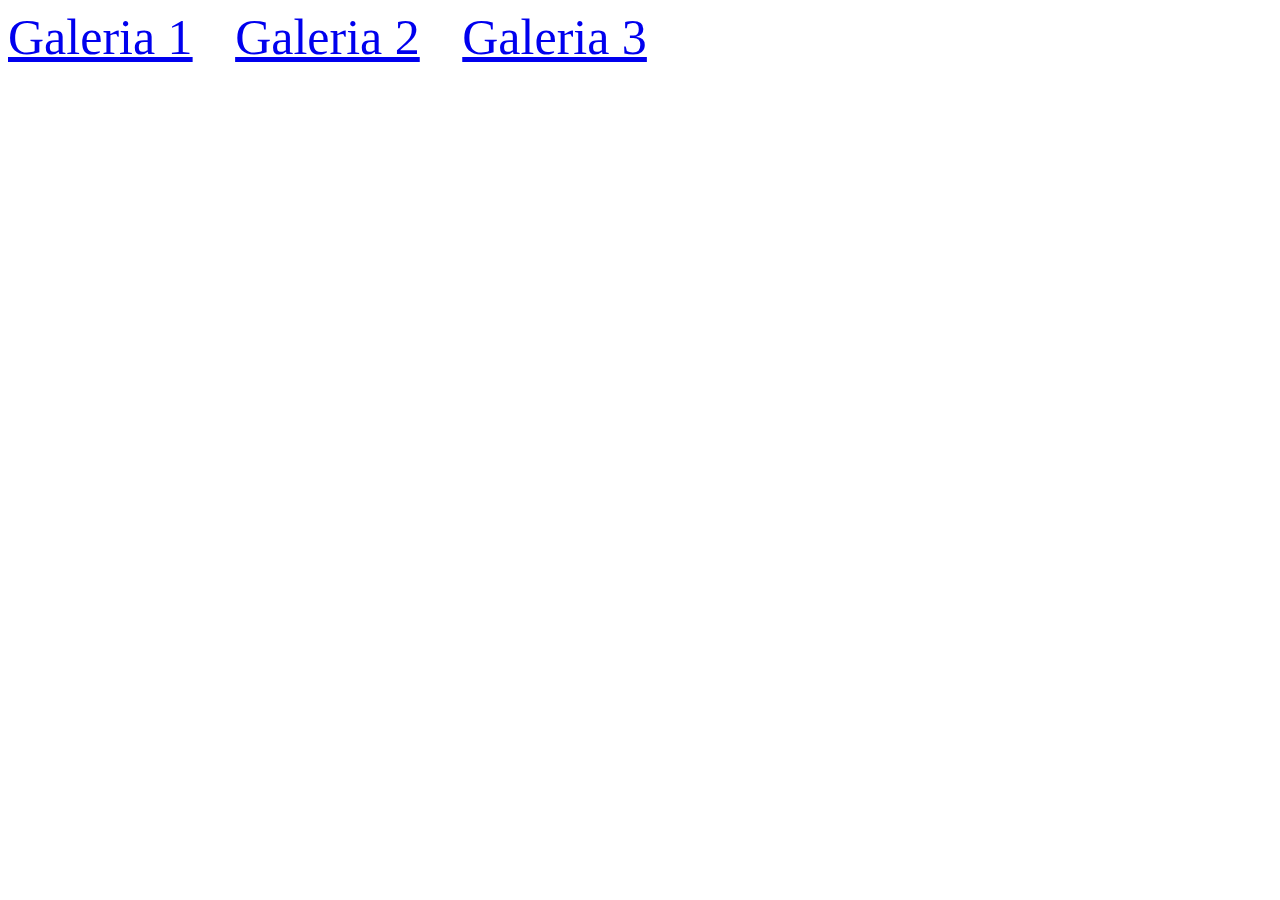
<file: index.html>
<!DOCTYPE html>
<html lang="en">
<head>
    <meta charset="UTF-8">
    <meta name="viewport" content="width=device-width, initial-scale=1.0">
    <title>Galerias</title>
    <link rel="stylesheet" href="style.css">
</head>
<body>
    <a href="Galeria estática/index.html">Galeria 1</a>
    <a href="Galeria slide/index.html">Galeria 2</a>
    <a href="Polaroid/index.html">Galeria 3</a>
</body>
</html>
</file>
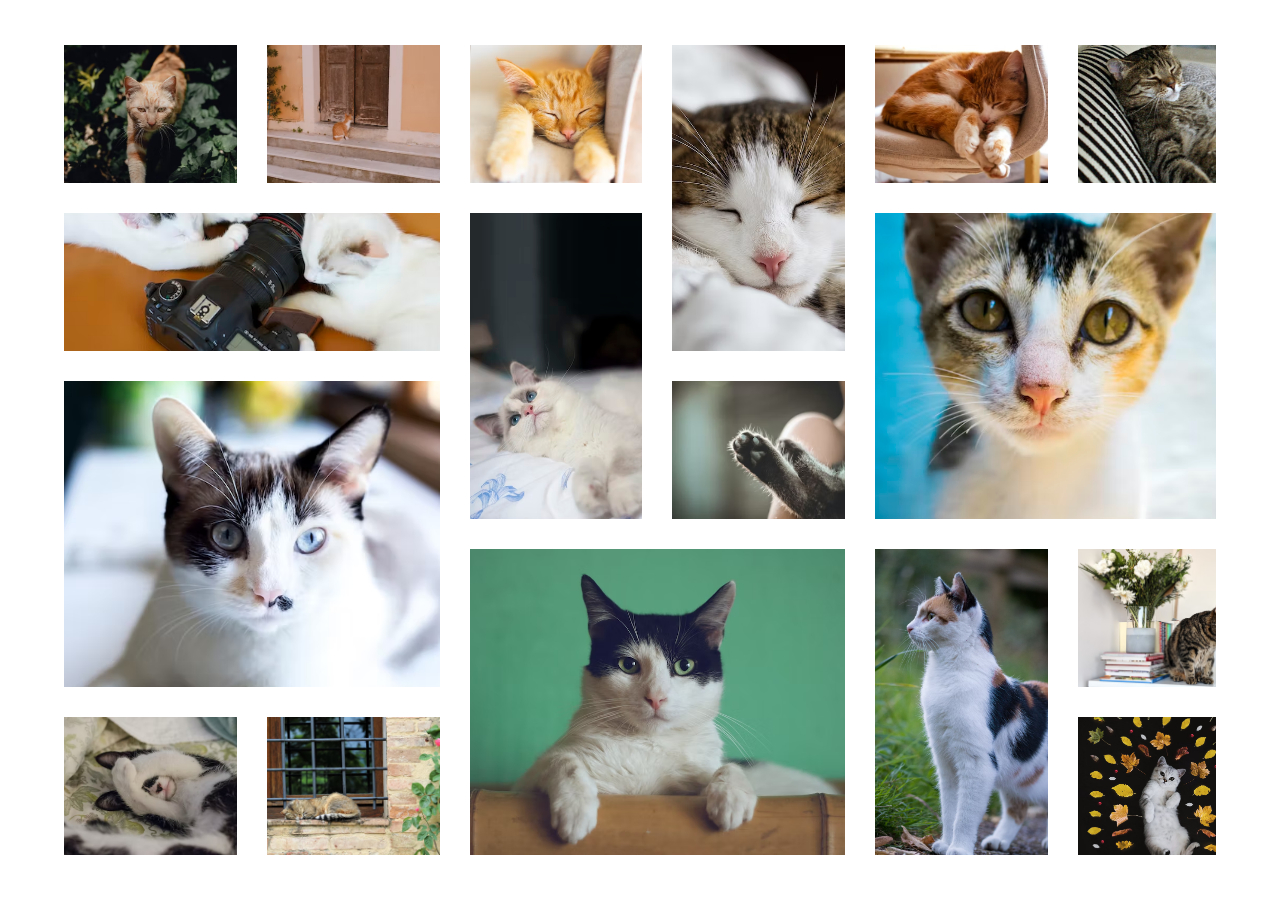
<file: Galeria estática/index.html>
<!DOCTYPE html>
<html lang="pt-BR">
<head>
    <meta charset="UTF-8">
    <meta name="viewport" content="width=device-width, initial-scale=1.0">
    <title></title>
    <link rel="stylesheet" href="style.css">
</head>
<body>
    <div class="container">
        <div class="gallery">
            <div class="fotos">
                <div class="imagem1"> </div>
                <div class="imagem2"> </div>
                <div class="imagem3"> </div>
                <div class="imagem4"> </div>
                <div class="imagem5"> </div>
                <div class="imagem6"> </div>
                <div class="imagem7"> </div>
                <div class="imagem8"> </div>
                <div class="imagem9"> </div>
                <div class="imagem10"> </div>
                <div class="imagem11"> </div>
                <div class="imagem12"> </div>
                <div class="imagem13"> </div>
                <div class="imagem14"> </div>
                <div class="imagem15"> </div>
                <div class="imagem16"> </div>
                <div class="imagem17"> </div>
                <div class="imagem18"> </div>
                <div class="imagem19"> </div>
                <div class="imagem20"> </div>
            </div>
        </div>
    </div>
</body>
</html>
</file>
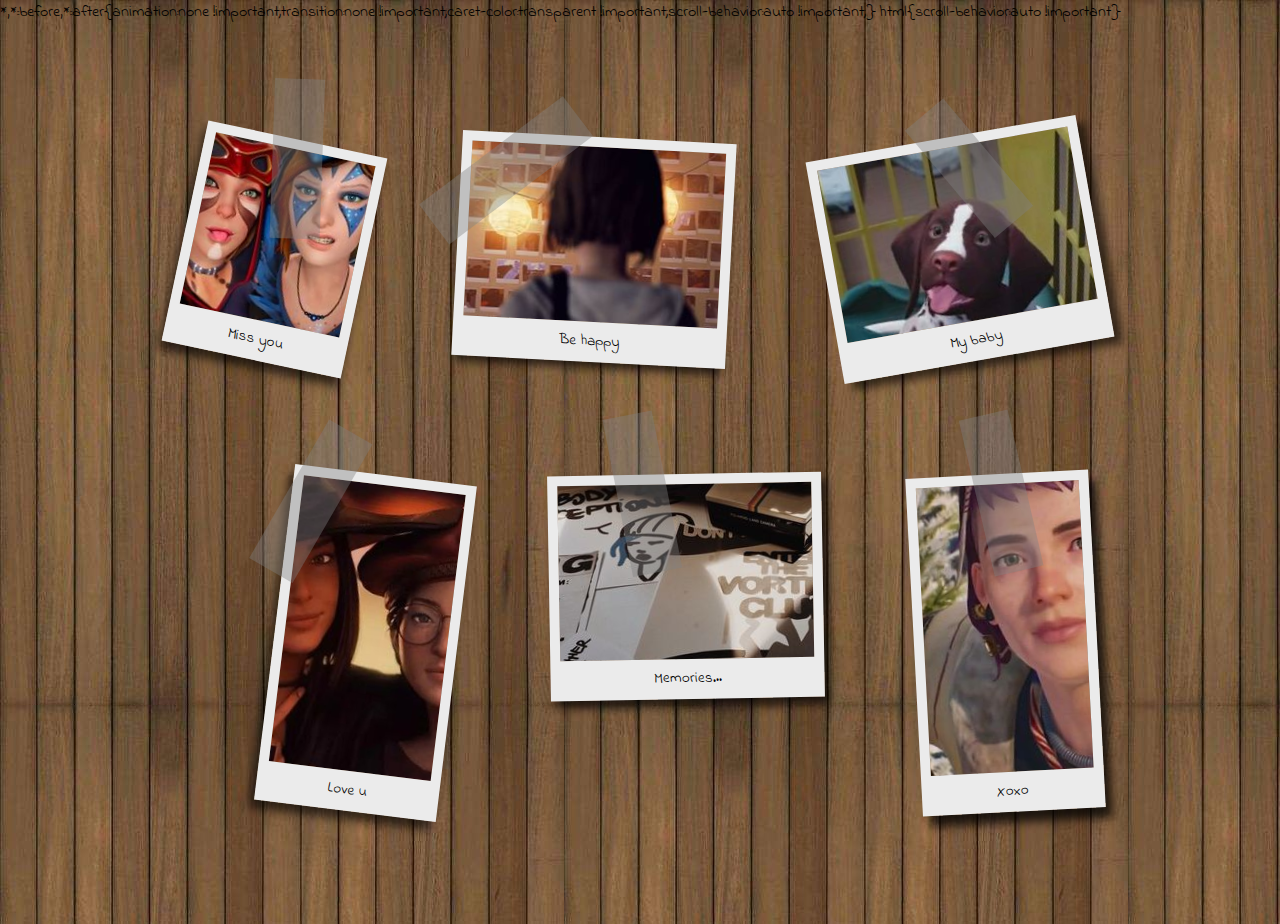
<file: Polaroid/index.html>
<!DOCTYPE html>
<html lang="en">

<head>
    <meta charset="UTF-8">
    <meta name="viewport" content="width=device-width, initial-scale=1.0">
    <title></title>
    <link rel="stylesheet" href="style.css">
    <link rel="preconnect" href="https://fonts.googleapis.com">
<link rel="preconnect" href="https://fonts.gstatic.com" crossorigin>
<link href="https://fonts.googleapis.com/css2?family=Indie+Flower&display=swap" rel="stylesheet">
</head>

<body>
    <div class="conteiner">
        <div class="polaroid"> 
            <figcaption>Be happy</figcaption>
        </div>
        <div class="polaroid2">
            <figcaption>Memories...</figcaption> 
        </div>
        <div class="polaroid3">
            <a href="#"></a>
            <figcaption>My baby</figcaption>
         </div>
        <div class="polaroid4">
            <figcaption>Love u</figcaption>
        </div>
        <div class="polaroid5">
            <figcaption>Miss you</figcaption>
         </div>
        <div class="polaroid6"> 
            <figcaption>Xoxo</figcaption>
        </div>
    </div>
</body>

</html>
</file>
<file: style.css>
* {
    font-size: 50px;
}
a {
    margin-right: 30px;
}
</file>
<file: Galeria estática/style.css>
* {
    margin: 0;
    padding: 0;
}

.container {
    display: flex;
    align-items: center;
    justify-content: center;
    width: 100vw;
    height: 100vh;
}
.gallery {
    width: 90%;
    height: 90%;
    background-color: white;
    overflow: hidden;
}
.fotos {
    display: grid;
    grid-template-columns: repeat(8, 15%);
    grid-template-rows: repeat(5, 1fr);
    gap: 30px;
    height: 100%;
    width: 100%;
    background-position: center;
    background-size: contain;
    border-radius: 30px;
}
.fotos:hover {
    animation-play-state: paused;
}
.fotos>div {
    display: grid;
    gap: 70px;
    background-position: center;
    background-size: cover;
    transition: all 0.5s;
}
.fotos>div:hover {
    transform: scale(1.2);
}
.imagem1 { 
    background-image: url(imagens/gato.png);
    grid-area: 1 / 1 / 2 / 2;
}

.imagem2 { 
    background-image: url(imagens/gato1.png);
    grid-area: 1 / 2 / 2 / 3; 
}
.imagem3 { 
    background-image: url(imagens/gato2.png);
    grid-area: 1 / 3 / 2 / 4; 
}
.imagem4 { 
    background-image: url(imagens/gato3.png);
    grid-area: 1 / 4 / 3 / 5; 
}
.imagem5 { 
    background-image: url(imagens/gato4.png);
    grid-area: 1 / 5 / 2 / 6; 
}
.imagem6 { 
    background-image: url(imagens/gato5.png);
    grid-area: 1 / 6 / 2 / 8; 
}

.imagem8 { 
    background-image: url(imagens/gato7.png);
    grid-area: 2 / 1 / 3 / 3; 
}
.imagem9 { 
    background-image: url(imagens/gato8.png);
    grid-area: 2 / 3 / 4 / 4; 
}
.imagem10 { 
    background-image: url(imagens/gato9.png);
    grid-area: 2 / 5 / 4 / 7; 
}
.imagem12 { 
    background-image: url(imagens/gato11.png);
    grid-area: 3 / 1 / 5 / 3; 
}
.imagem13 { 
    background-image: url(imagens/gato12.png);
    grid-area: 3 / 4 / 4 / 5; 
}
.imagem15 { 
    background-image: url(imagens/gato14.png);
    grid-area: 5 / 1 / 6 / 2; 
}
.imagem16 { 
    background-image: url(imagens/gato15.png);
    grid-area: 5 / 2 / 6 / 3; 
}
.imagem17 { 
    background-image: url(imagens/gato16.png);
    grid-area: 4 / 3 / 6 / 5; 
}
.imagem18 { 
    background-image: url(imagens/gato17.png);
    grid-area: 4 / 5 / 6 / 6; 
}
.imagem19 { 
    background-image: url(imagens/gato18.png);
    grid-area: 4 / 6 / 5 / 7; 
}
.imagem20 { 
    background-image: url(imagens/gato19.png);
    grid-area: 5 / 6 / 6 / 7; 
}
</file>
<file: Polaroid/style.css>
* {
    margin: 0;
    padding: 0;
    display: grid;
    font-family: 'Indie Flower';
}
body{
    height: 100vh;
    width: 100vw;
    background-image: url(img/madeira.jpg);
    background-position: relative;
}

.conteiner {
    grid-template-columns: repeat(14, 1fr);
    grid-template-rows: repeat(8, 1fr);
    gap: 0px;
}
.conteiner>div {
    border: rgb(235, 235, 235) solid;
    border-width: 10px 10px 40px 10px;
    background-position: center;
    transition: transform 0.5s;
}
.polaroid { 
    grid-area: 2 / 6 / 4 / 9; 
    background-image: url(img/lis1.jpg);
    transform:  rotate(3deg);  
    box-shadow: 0px 10px 10px -4px #000000b2;
}
.polaroid:hover {
    transform: rotate(-7deg); 
}
.polaroid:before {
    content: "";
    position: absolute;
    height: 50px;
    width: 180px;
    background-color: rgba(128, 128, 128, 0.404);
    transform: rotate(-40deg);
    top: 3px;
    left: -55px;

}
figcaption {
    font-size: 15px;
    text-align: center;
    color: rgb(0, 0, 0);
    display: flex;
    justify-content: center;
    align-items: flex-end;
    transform: translateY(30px);

}
.polaroid2 { 
    grid-area: 5 / 7 / 7 / 10; 
    background-image: url(img/lis222.jpg);
    transform:  rotate(-1deg);
    box-shadow: 5px 7px 10px  #000000b9;
}
.polaroid2:hover {
    transform: rotate(9deg);  
}
.polaroid2:before {
    content: "";
    position: absolute;
    height: 50px;
    width: 160px;
    background-color: rgba(128, 128, 128, 0.404);
    transform: rotate(80deg);
    top: -16px;
    left: 5px;
}

.polaroid3 { 
    grid-area: 2 / 10 / 4 / 13; 
    background-image: url(img/lis31.jpg);
    transform: rotate(-10deg);
    box-shadow: 8px 8px 9px  #0000009a;
}
.polaroid3:hover {
    transform: rotate(-2deg);  
}
.polaroid3:before {
    content: "";
    position: absolute;
    height: 50px;
    width: 140px;
    background-color: rgba(128, 128, 128, 0.404);
    transform: rotate(60deg);
    top: -1px;
    left: 80px;
}
.polaroid4 { 
    grid-area: 5 / 4 / 8 / 6; 
    background-image: url(img/lis5.jpg);
    transform: rotate(7deg);
    box-shadow: -5px 9px 10px  #0000009d;
}
.polaroid4:before {
    content: "";
    position: absolute;
    height: 50px;
    width: 160px;
    background-color: rgba(128, 128, 128, 0.404);
    transform: rotate(-67deg);
    left: -70px;
}
.polaroid4:hover {
    transform: rotate(12deg);  
}
.polaroid5 { 
    grid-area: 2 / 3 / 4 / 5;
    background-image: url(img/lis4.jpg); 
    transform:  rotate(12deg);
    box-shadow: -2px 9px 10px  #000000a4;
}
.polaroid5:hover {
    transform: rotate(4deg);  
}
.polaroid5:before {
    content: "";
    position: absolute;
    height: 50px;
    width: 160px;
    background-color: rgba(128, 128, 128, 0.404);
    transform: rotate(80deg);
    top: -16px;
    left: 5px;
}
.polaroid6 {
    grid-area: 5 / 11 / 8 / 13;
    background-image: url(img/lis6.jpg); 
    transform: rotate(-3deg);
    box-shadow: 7px 11px 10px  #000000c2;
}
.polaroid6:hover {
    transform: rotate(4deg);  
}
.polaroid6:before {
    content: "";
    position: absolute;
    height: 50px;
    width: 160px;
    background-color: rgba(128, 128, 128, 0.404);
    transform: rotate(80deg);
    top: -16px;
    left: 5px;
}
</file>
